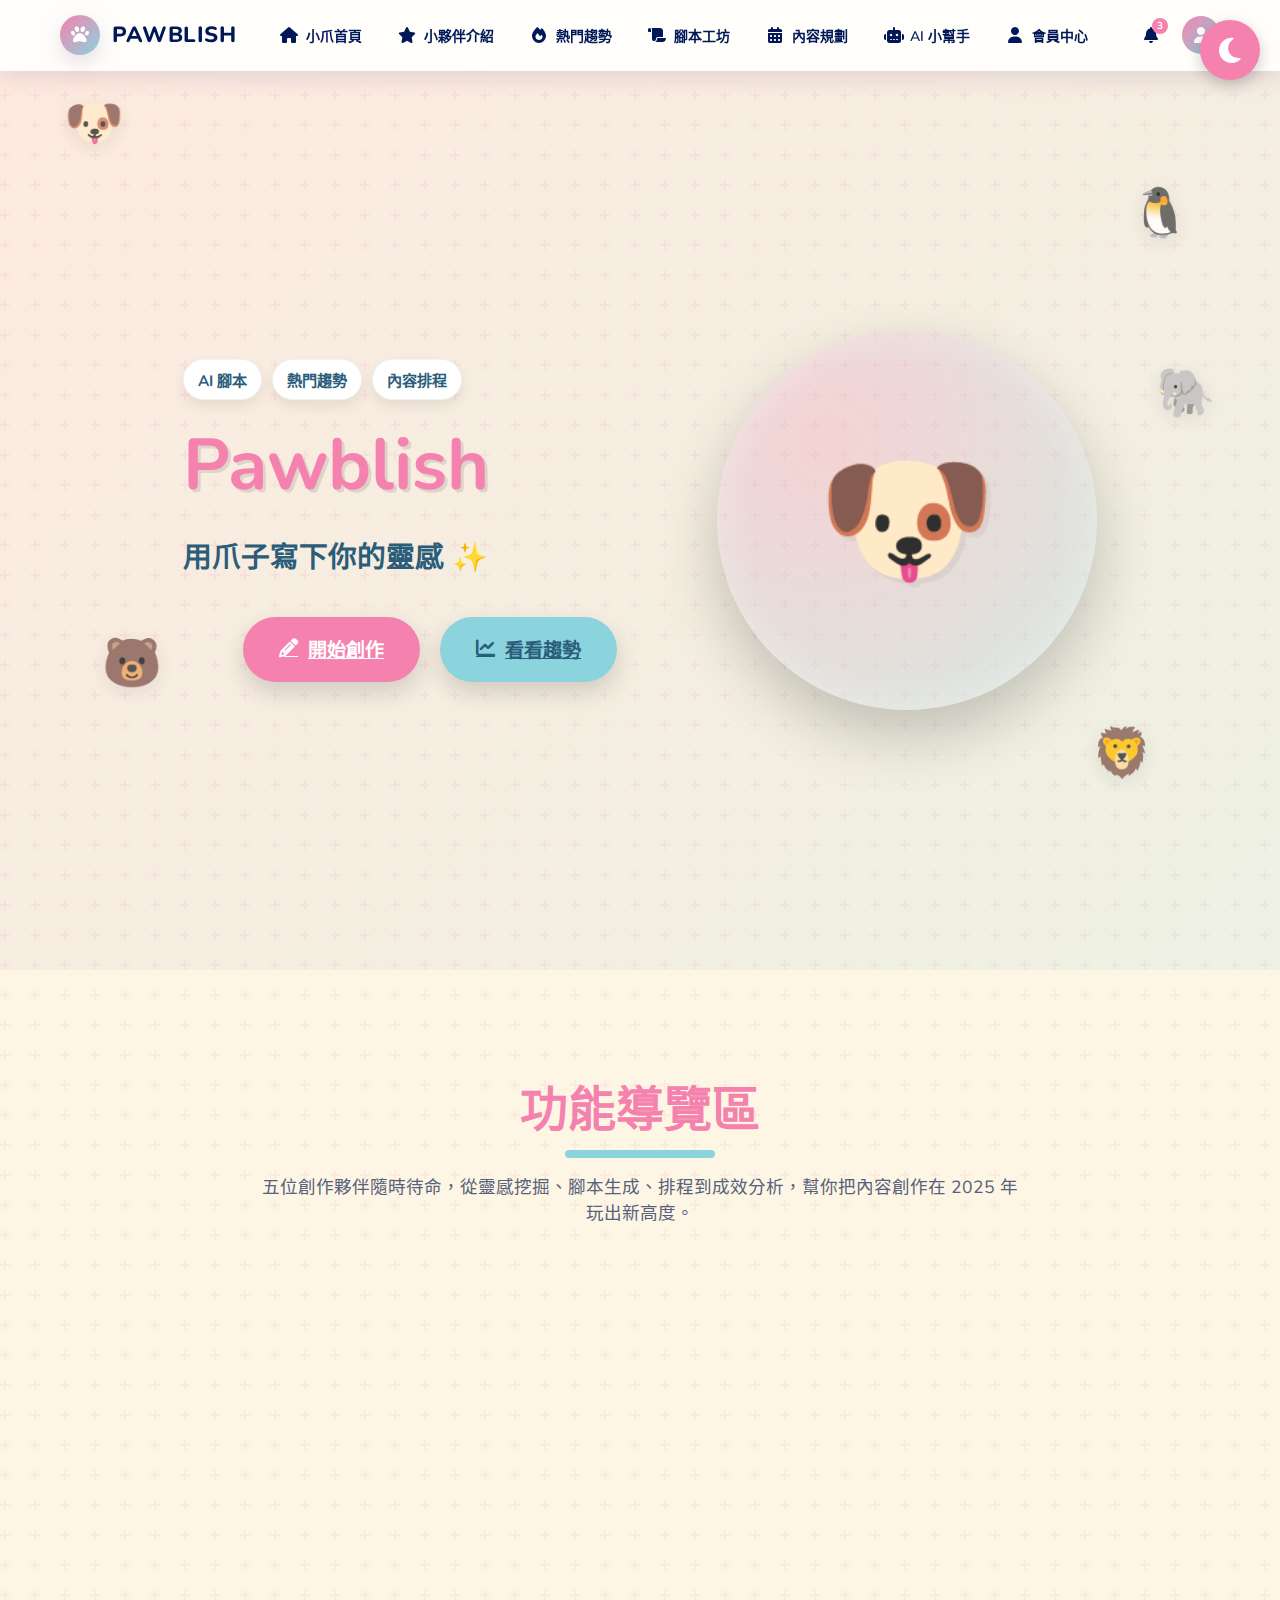
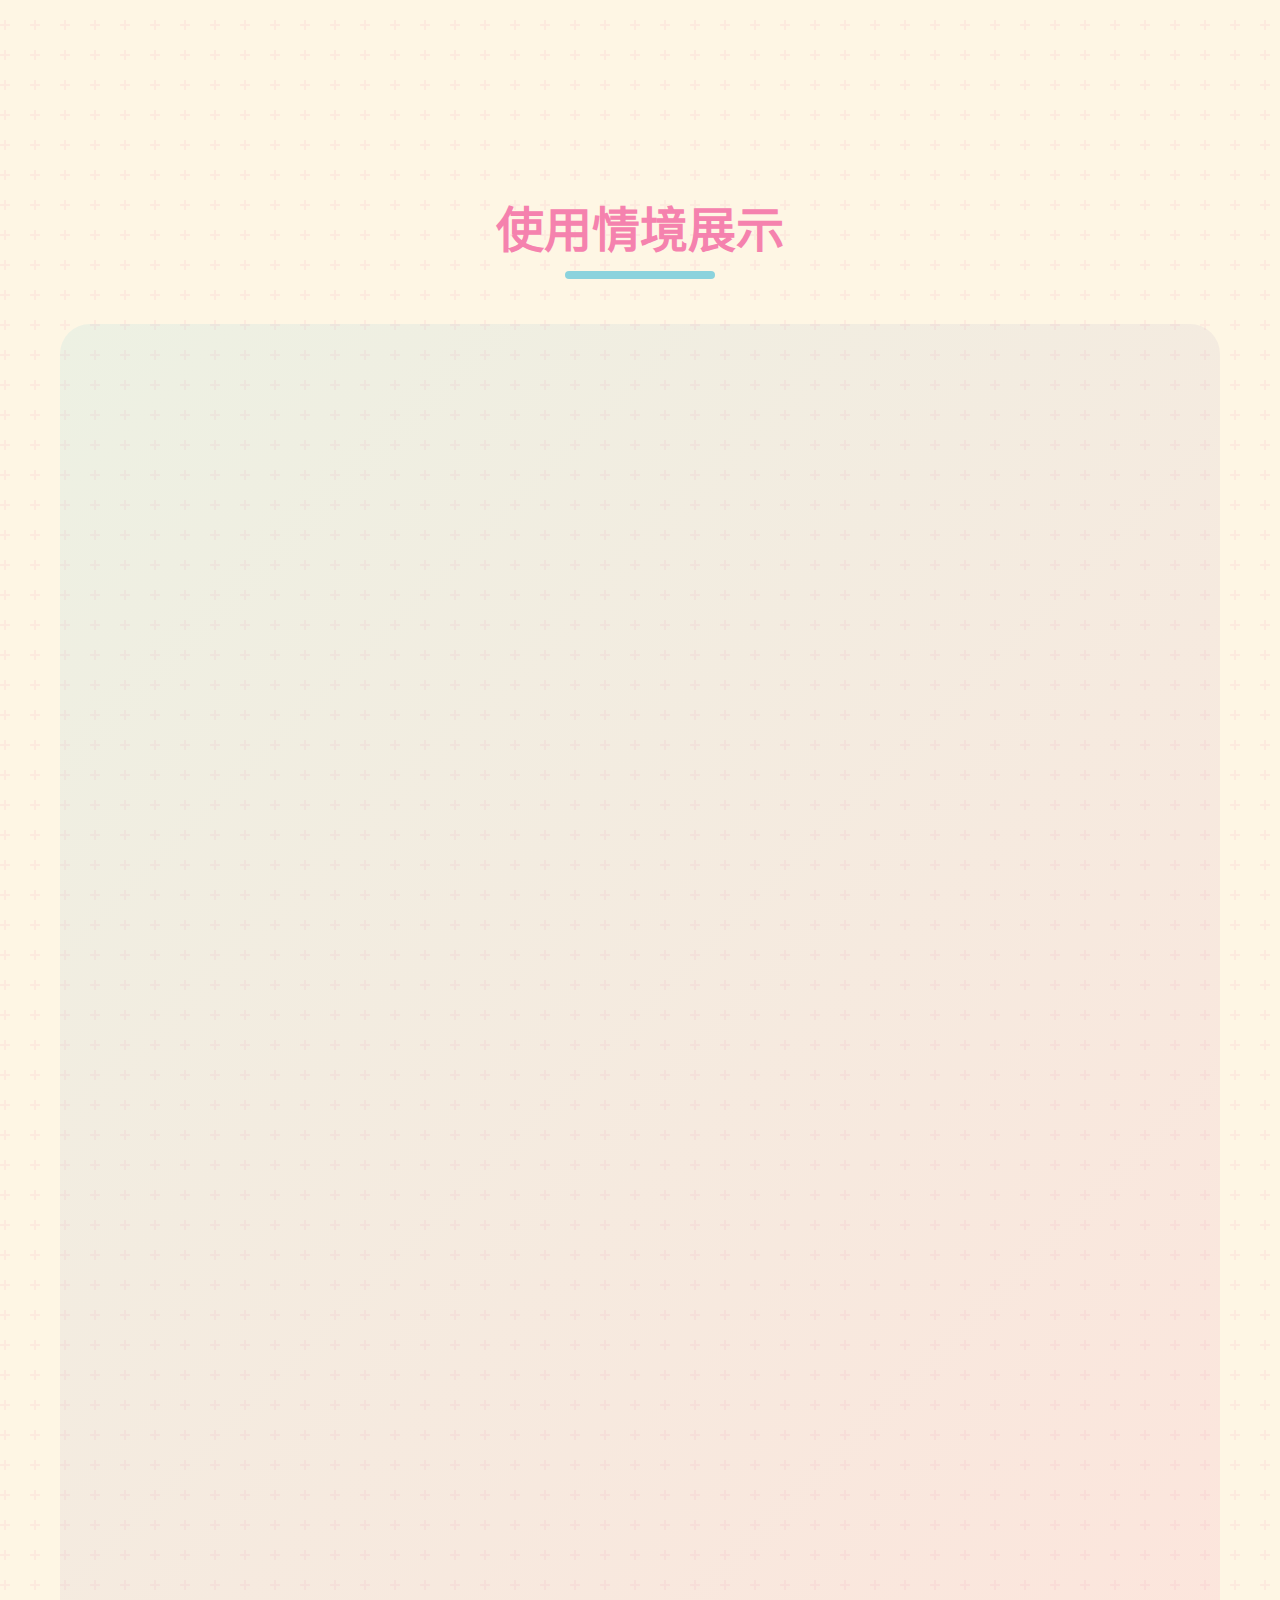
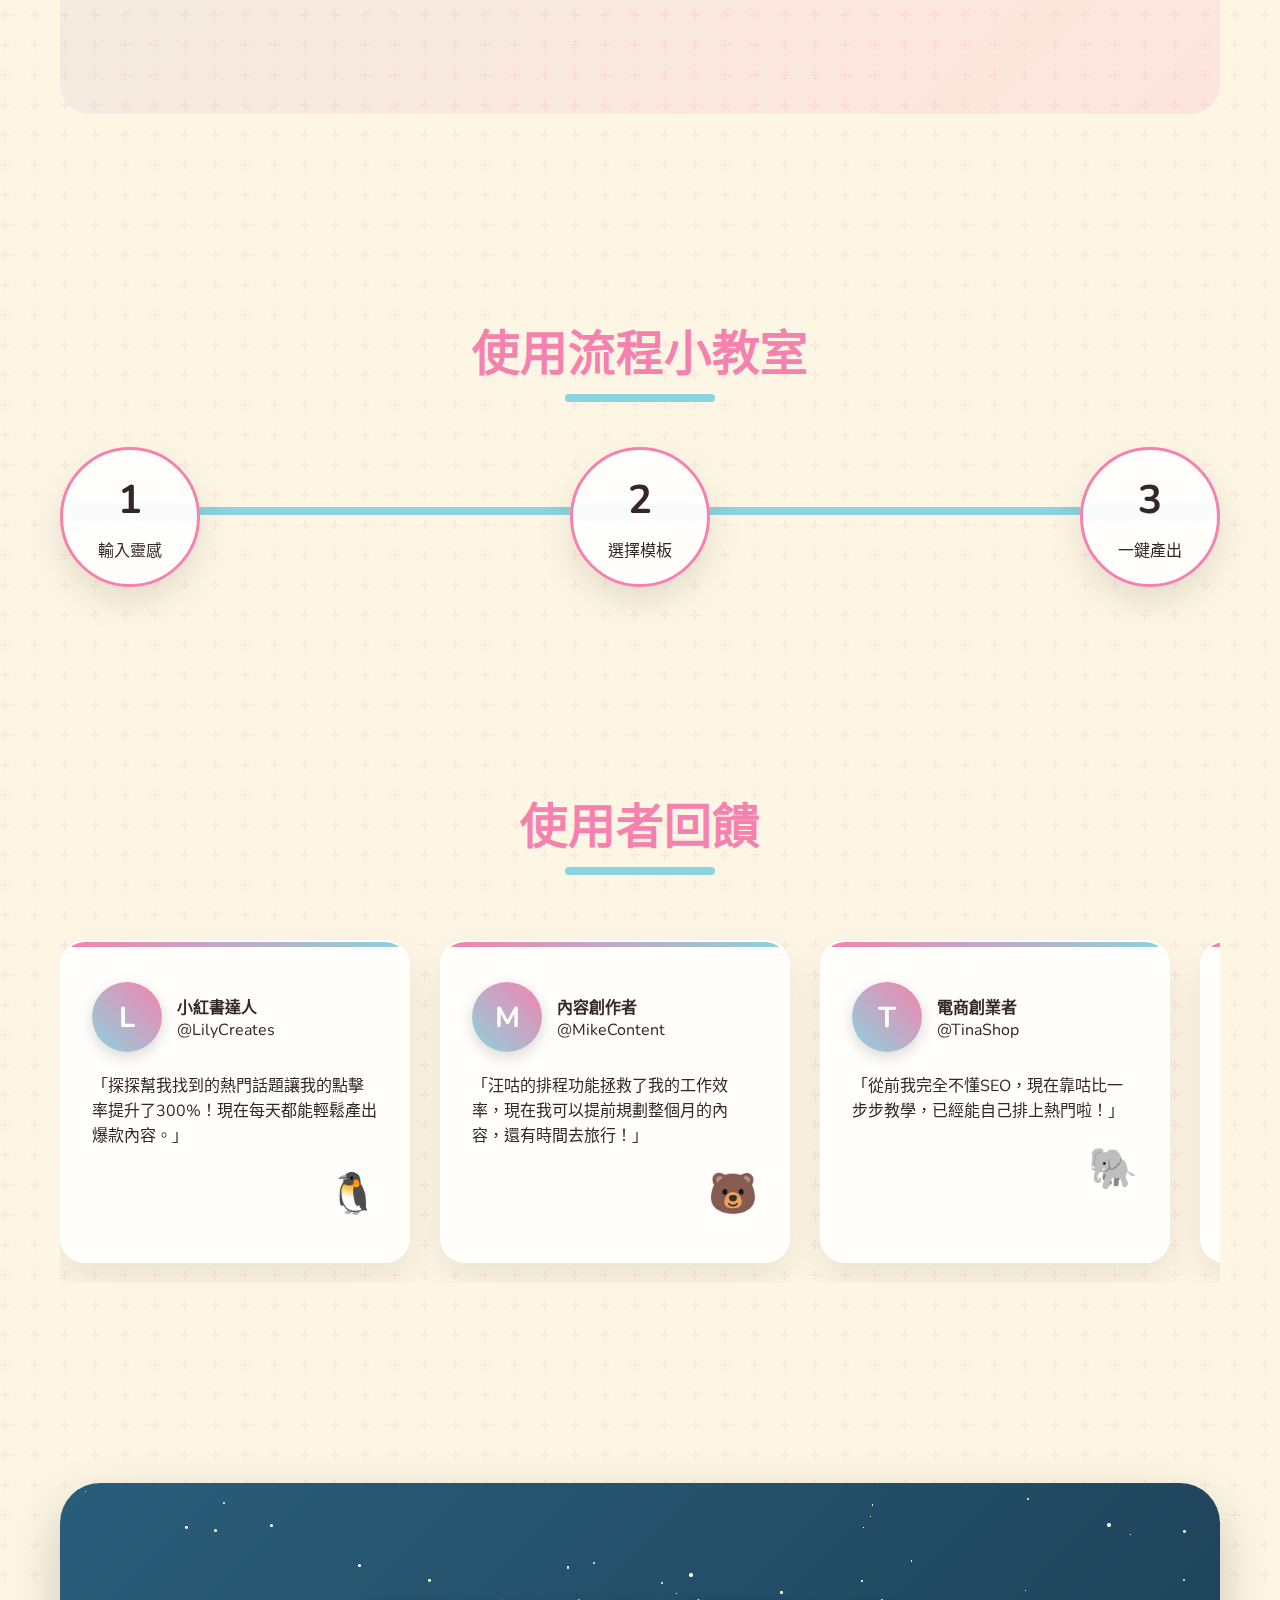
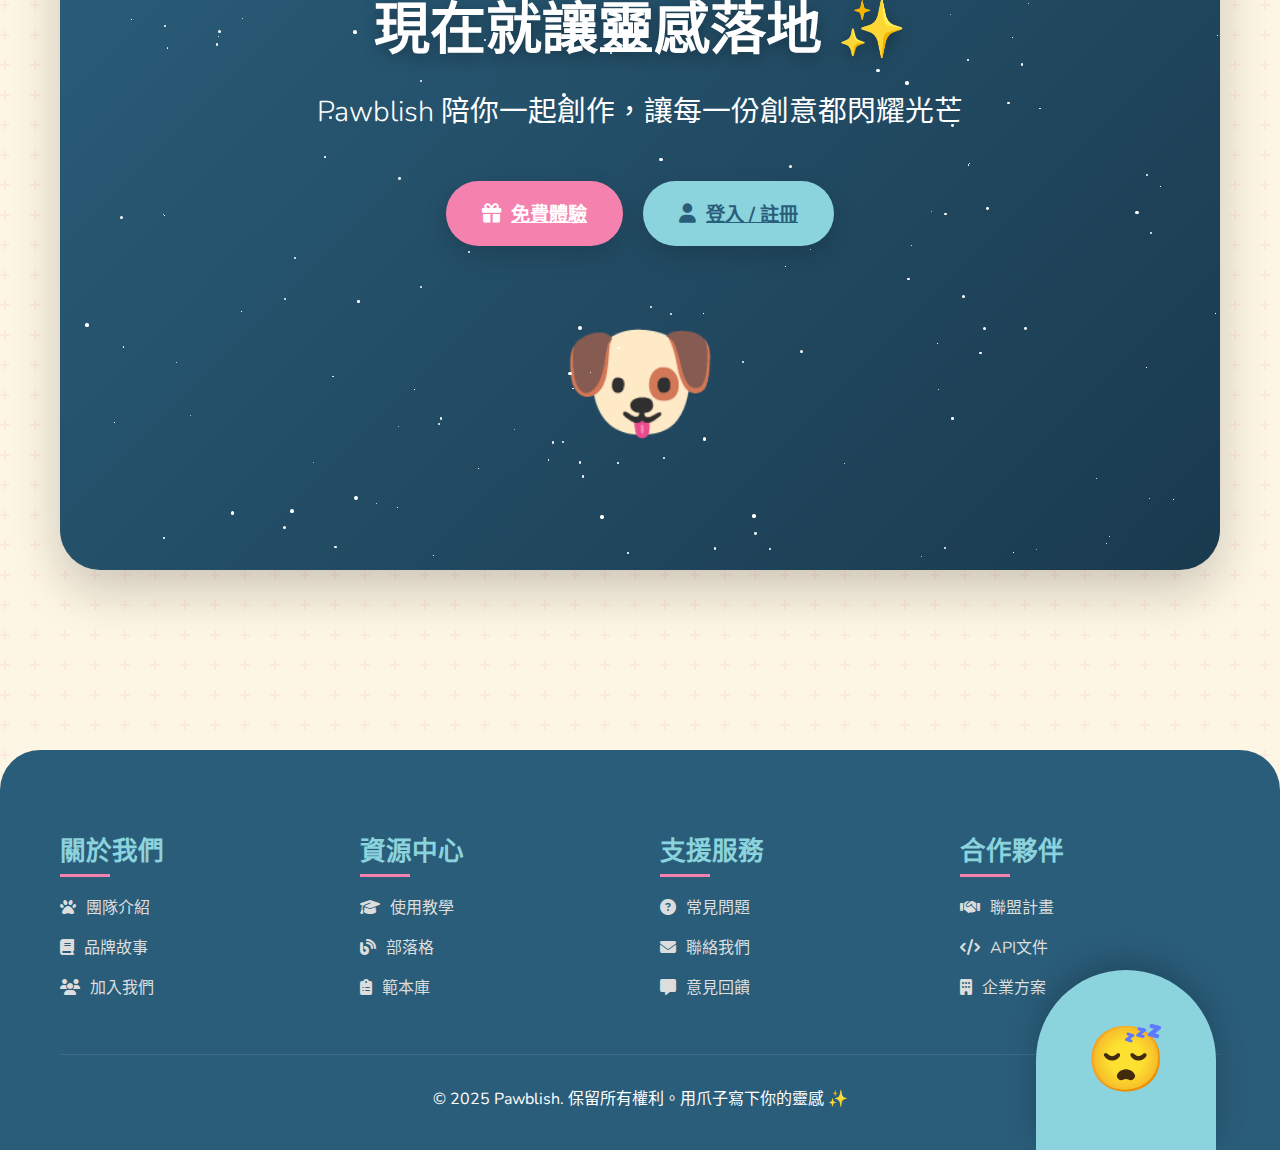
<file: index.html>
<!DOCTYPE html>
<html lang="zh-TW">
<head>
    <meta charset="UTF-8">
    <meta name="viewport" content="width=device-width, initial-scale=1.0">
    <title>Pawblish｜用爪子寫下你的靈感 ✨</title>
    <link rel="stylesheet" href="https://cdnjs.cloudflare.com/ajax/libs/font-awesome/6.4.0/css/all.min.css">
    <link href="https://fonts.googleapis.com/css2?family=Nunito:wght@400;600;700;800&display=swap" rel="stylesheet">
    <style>
        :root {
            --pink: #f582ae;
            --cream: #fef6e4;
            --blue: #8bd3dd;
            --dark-blue: #2a5d7a;
            --text: #33272a;
            --transition: all 0.5s cubic-bezier(0.175, 0.885, 0.32, 1.275);
            --glass-bg: rgba(255, 255, 255, 0.85);
            --glass-stroke: rgba(255, 255, 255, 0.55);
            --glow: 0 10px 30px rgba(245,130,174,0.25), 0 6px 18px rgba(139,211,221,0.2);
        }
        
        * {
            margin: 0;
            padding: 0;
            box-sizing: border-box;
            font-family: 'Nunito', 'Segoe UI', Tahoma, Geneva, Verdana, sans-serif;
        }
        
        body {
            background-color: var(--cream);
            color: var(--text);
            overflow-x: hidden;
            background-image: url("data:image/svg+xml,%3Csvg width='60' height='60' viewBox='0 0 60 60' xmlns='http://www.w3.org/2000/svg'%3E%3Cg fill='none' fill-rule='evenodd'%3E%3Cg fill='%23f582ae' fill-opacity='0.1'%3E%3Cpath d='M36 34v-4h-2v4h-4v2h4v4h2v-4h4v-2h-4zm0-30V0h-2v4h-4v2h4v4h2V6h4V4h-4zM6 34v-4H4v4H0v2h4v4h2v-4h4v-2H6zM6 4V0H4v4H0v2h4v4h2V6h4V4H6z'/%3E%3C/g%3E%3C/g%3E%3C/svg%3E");
            /* 避免固定導覽列遮擋錨點/標題 */
            scroll-padding-top: var(--navbar-height, 80px);
        }
        /* 預留導覽列高度，避免進場時被擋住 */
        #navbar-container { height: var(--navbar-height, 70px); display: block; }

        /* Night mode theme (gradient + glass tuning) */
        body.night-mode {
            --text: #e8ecf1;
            background-image: none;
            background: radial-gradient(1200px 600px at 10% -10%, rgba(139,211,221,0.12), transparent),
                        radial-gradient(900px 500px at 100% 10%, rgba(245,130,174,0.12), transparent),
                        linear-gradient(180deg, #0f1a24, #0b1422 60%, #0a1220);
        }
        
        .container {
            max-width: 1200px;
            margin: 0 auto;
            padding: 0 20px;
        }
        
        /* Floating Animation */
        @keyframes float {
            0%, 100% {
                transform: translateY(0) translateX(0) rotate(0deg);
            }
            25% {
                transform: translateY(-20px) translateX(10px) rotate(5deg);
            }
            50% {
                transform: translateY(-40px) translateX(-10px) rotate(-5deg);
            }
            75% {
                transform: translateY(-20px) translateX(15px) rotate(8deg);
            }
        }
        
        /* Twinkle Animation */
        @keyframes twinkle {
            0%, 100% {
                opacity: 0.2;
            }
            50% {
                opacity: 1;
            }
        }
        
        /* Bounce Animation */
        @keyframes bounce {
            0%, 100% {
                transform: translateY(0);
            }
            50% {
                transform: translateY(-20px);
            }
        }
        
        /* Pulse Animation */
        @keyframes pulse {
            0%, 100% {
                transform: scale(1);
                opacity: 1;
            }
            50% {
                transform: scale(1.1);
                opacity: 0.8;
            }
        }
        
        /* Rotate Animation */
        @keyframes rotate {
            0% {
                transform: rotate(0deg);
            }
            100% {
                transform: rotate(360deg);
            }
        }
        
        /* Hero Section */
        .hero {
            min-height: 100vh;
            display: flex;
            align-items: center;
            position: relative;
            overflow: hidden;
            padding: 20px 0;
            background: linear-gradient(135deg, rgba(245,130,174,0.1) 0%, rgba(139,211,221,0.15) 100%);
        }
        
        .hero-grid {
            display: grid;
            grid-template-columns: 1.3fr 0.7fr;
            align-items: center;
            gap: 40px;
        }

        .hero-content {
            position: relative;
            z-index: 2;
            text-align: left;
            padding: 40px 0;
            width: 100%;
        }
        
        .hero h1 {
            font-size: 4.5rem;
            margin-bottom: 20px;
            color: var(--pink);
            text-shadow: 3px 3px 0 rgba(0,0,0,0.1);
            animation: bounce 3s ease infinite;
        }
        
        .hero p {
            font-size: 1.8rem;
            margin-bottom: 40px;
            color: var(--dark-blue);
            font-weight: 600;
        }
        
        .cta-buttons {
            display: flex;
            justify-content: center;
            gap: 20px;
            margin-top: 40px;
        }
        
        .btn {
            padding: 18px 36px;
            border-radius: 999px;
            font-size: 1.2rem;
            font-weight: bold;
            cursor: pointer;
            transition: var(--transition);
            border: none;
            display: flex;
            align-items: center;
            gap: 10px;
            box-shadow: 0 10px 25px rgba(0,0,0,0.15);
            position: relative;
            overflow: hidden;
            z-index: 1;
        }
        
        .btn:after {
            content: '';
            position: absolute;
            top: 0;
            left: 0;
            width: 100%;
            height: 100%;
            background: rgba(255,255,255,0.2);
            z-index: -1;
            transform: scale(0, 1);
            transform-origin: right;
            transition: transform 0.5s ease;
            border-radius: 50px;
        }
        
        .btn:hover:after {
            transform: scale(1, 1);
            transform-origin: left;
        }
        
        .btn-primary {
            background-color: var(--pink);
            color: white;
        }
        
        .btn-secondary {
            background-color: var(--blue);
            color: var(--dark-blue);
        }
        
        .btn:hover {
            transform: translateY(-8px);
            box-shadow: var(--glow);
        }
        
        .hero-visual {
            justify-self: center;
            width: 380px;
            height: 380px;
            border-radius: 50%;
            background: radial-gradient(circle at 30% 30%, rgba(245,130,174,0.25), rgba(139,211,221,0.25));
            display: flex;
            align-items: center;
            justify-content: center;
            position: relative;
            box-shadow: 0 25px 60px rgba(0,0,0,0.2), inset 0 0 40px rgba(255,255,255,0.35);
        }

        .hero-mascot {
            font-size: 9rem;
            animation: float 8s infinite ease-in-out;
            text-shadow: 5px 5px 0 rgba(0,0,0,0.05);
        }

        .hero-badges {
            display: flex;
            gap: 10px;
            flex-wrap: wrap;
            margin-bottom: 16px;
        }

        .tag {
            background: #fff;
            border: 1px solid rgba(0,0,0,0.05);
            color: var(--dark-blue);
            padding: 8px 14px;
            border-radius: 999px;
            font-weight: 700;
            font-size: 0.95rem;
            box-shadow: 0 6px 14px rgba(0,0,0,0.08);
        }
        
        .bubble {
            position: absolute;
            border-radius: 50%;
            background: rgba(255, 255, 255, 0.7);
            animation: float 8s infinite ease-in-out;
            box-shadow: 0 0 20px rgba(255,255,255,0.5);
            display: flex;
            align-items: center;
            justify-content: center;
            color: var(--pink);
            font-size: 1.5rem;
            font-weight: bold;
        }
        
        /* Features Section */
        .section {
            padding: 100px 0;
        }
        
        .section-title {
            text-align: center;
            font-size: 3rem;
            margin-bottom: 60px;
            color: var(--pink);
            position: relative;
        }
        
        .section-title::after {
            content: '';
            position: absolute;
            bottom: -15px;
            left: 50%;
            transform: translateX(-50%);
            width: 150px;
            height: 8px;
            background: var(--blue);
            border-radius: 5px;
            animation: pulse 2s infinite ease-in-out;
        }
        
        .features {
            display: grid;
            grid-template-columns: repeat(auto-fit, minmax(260px, 1fr));
            gap: 30px;
            margin-top: 40px;
        }
        
        .feature-card {
            background: var(--glass-bg);
            border-radius: 25px;
            padding: 32px 24px;
            text-align: center;
            box-shadow: 0 15px 35px rgba(0,0,0,0.08);
            transition: var(--transition);
            position: relative;
            overflow: hidden;
            backdrop-filter: blur(6px);
            border: 2px solid var(--glass-stroke);
            opacity: 0;
            transform: translateY(30px);
        }
        
        .feature-card:before {
            content: '';
            position: absolute;
            top: 0;
            left: 0;
            width: 100%;
            height: 100%;
            background: linear-gradient(45deg, var(--pink), var(--blue));
            opacity: 0;
            transition: opacity 0.5s ease;
            z-index: -1;
        }
        
        .feature-card:hover {
            transform: translateY(-12px);
            box-shadow: 0 25px 55px rgba(0,0,0,0.15);
        }
        
        .feature-card:hover:before {
            opacity: 0.1;
        }

        .feature-card.visible {
            opacity: 1;
            transform: translateY(0);
        }
        
        .feature-icon-wrap {
            width: 90px;
            height: 90px;
            margin: 0 auto 18px;
            border-radius: 50%;
            display: grid;
            place-items: center;
            background: radial-gradient(circle at 30% 30%, rgba(245,130,174,0.25), rgba(139,211,221,0.25));
            box-shadow: inset 0 0 20px rgba(255,255,255,0.5);
        }

        .feature-icon {
            font-size: 3rem;
            margin: 0;
            transition: var(--transition);
            display: inline-block;
            animation: float 6s infinite ease-in-out;
        }
        
        .feature-card:hover .feature-icon {
            transform: scale(1.15);
            animation: bounce 1s infinite;
        }
        
        .feature-title {
            font-size: 1.8rem;
            margin-bottom: 15px;
            color: var(--dark-blue);
            font-weight: 700;
        }
        
        .feature-desc {
            font-size: 1rem;
            color: #445;
            line-height: 1.6;
        }

        .feature-link {
            display: inline-flex;
            align-items: center;
            gap: 8px;
            margin-top: 16px;
            font-weight: 700;
            color: var(--pink);
            text-decoration: none;
            transition: transform 0.3s ease, color 0.3s ease;
        }

        .feature-link:hover { transform: translateX(4px); color: #e16797; }

        .section-subtitle {
            text-align: center;
            color: #58617b;
            max-width: 760px;
            margin: -30px auto 40px;
            font-size: 1.1rem;
        }
        
        /* Scenarios Section */
        .scenarios {
            background: linear-gradient(135deg, rgba(139,211,221,0.15) 0%, rgba(245,130,174,0.15) 100%);
            border-radius: 30px;
            padding: 50px;
            margin-top: 40px;
            position: relative;
            overflow: hidden;
        }
        
        .scenario {
            display: flex;
            align-items: center;
            margin-bottom: 80px;
            gap: 40px;
            opacity: 0;
            transform: translateY(50px);
            transition: all 1s ease;
        }
        
        .scenario.visible {
            opacity: 1;
            transform: translateY(0);
        }
        
        .scenario:nth-child(even) {
            flex-direction: row-reverse;
        }
        
        .scenario-image {
            flex: 1;
            min-height: 350px;
            border-radius: 20px;
            background: linear-gradient(45deg, var(--blue), var(--pink));
            display: flex;
            align-items: center;
            justify-content: center;
            box-shadow: 0 20px 40px rgba(0,0,0,0.15);
            color: white;
            font-size: 2.5rem;
            font-weight: bold;
            position: relative;
            overflow: hidden;
            animation: pulse 4s infinite ease-in-out;
        }
        
        .scenario-image:before {
            content: '';
            position: absolute;
            top: 0;
            left: 0;
            width: 100%;
            height: 100%;
            background: url('data:image/svg+xml,<svg xmlns="http://www.w3.org/2000/svg" viewBox="0 0 200 200"><circle cx="100" cy="100" r="50" fill="none" stroke="white" stroke-width="2" stroke-dasharray="5,5"/></svg>');
            opacity: 0.2;
        }
        
        .scenario-content {
            flex: 1;
        }
        
        .scenario-title {
            font-size: 2.5rem;
            margin-bottom: 25px;
            color: var(--dark-blue);
            position: relative;
            display: inline-block;
        }
        
        .scenario-title:after {
            content: '';
            position: absolute;
            bottom: -10px;
            left: 0;
            width: 80px;
            height: 5px;
            background: var(--pink);
            border-radius: 5px;
        }
        
        /* Process Section */
        .process-steps {
            display: flex;
            justify-content: space-between;
            margin-top: 50px;
            position: relative;
        }
        
        .process-steps::before {
            content: '';
            position: absolute;
            top: 60px;
            left: 0;
            right: 0;
            height: 8px;
            background: var(--blue);
            z-index: 0;
            border-radius: 10px;
            animation: pulse 3s infinite;
        }
        
        .step {
            background: var(--glass-bg);
            border-radius: 50%;
            width: 140px;
            height: 140px;
            display: flex;
            flex-direction: column;
            align-items: center;
            justify-content: center;
            text-align: center;
            padding: 20px;
            position: relative;
            z-index: 1;
            box-shadow: 0 15px 35px rgba(0,0,0,0.1);
            transition: var(--transition);
            border: 3px solid var(--pink);
            backdrop-filter: blur(6px);
        }
        
        .step:hover {
            transform: scale(1.15);
            background: var(--pink);
            color: white;
            box-shadow: 0 20px 40px rgba(245,130,174,0.3);
        }
        
        .step-number {
            font-size: 2.5rem;
            font-weight: bold;
            margin-bottom: 10px;
        }
        
        /* Testimonials */
        .testimonials {
            display: flex;
            gap: 30px;
            overflow-x: auto;
            padding: 20px 0;
            scrollbar-width: thin;
            scrollbar-color: var(--pink) var(--cream);
        }
        
        .testimonial {
            min-width: 350px;
            background: var(--glass-bg);
            border-radius: 25px;
            padding: 40px 30px;
            box-shadow: 0 15px 35px rgba(0,0,0,0.08);
            position: relative;
            overflow: hidden;
            backdrop-filter: blur(6px);
            border: 2px solid var(--glass-stroke);
        }
        
        .testimonial:before {
            content: '';
            position: absolute;
            top: 0;
            left: 0;
            width: 100%;
            height: 5px;
            background: linear-gradient(90deg, var(--pink), var(--blue));
        }
        
        .testimonial-header {
            display: flex;
            align-items: center;
            margin-bottom: 20px;
        }
        
        .avatar {
            width: 70px;
            height: 70px;
            border-radius: 50%;
            background: linear-gradient(45deg, var(--blue), var(--pink));
            margin-right: 15px;
            display: flex;
            align-items: center;
            justify-content: center;
            color: white;
            font-weight: bold;
            font-size: 1.8rem;
            box-shadow: 0 5px 15px rgba(0,0,0,0.15);
            animation: float 5s infinite ease-in-out;
        }
        
        /* CTA Section */
        .cta-section {
            background: linear-gradient(135deg, var(--dark-blue) 0%, #1a3a4e 100%);
            color: white;
            border-radius: 40px;
            padding: 100px 40px;
            text-align: center;
            position: relative;
            overflow: hidden;
            box-shadow: 0 20px 50px rgba(0,0,0,0.2);
        }
        
        .cta-section h2 {
            font-size: 3.5rem;
            margin-bottom: 20px;
            text-shadow: 0 5px 15px rgba(0,0,0,0.3);
            animation: pulse 2s infinite;
        }
        
        .cta-section p {
            font-size: 1.8rem;
            max-width: 700px;
            margin: 0 auto 50px;
            font-weight: 300;
        }
        
        .night-sky {
            position: absolute;
            top: 0;
            left: 0;
            width: 100%;
            height: 100%;
            z-index: 0;
        }
        
        .star {
            position: absolute;
            background: white;
            border-radius: 50%;
            animation: twinkle 3s infinite ease-in-out;
        }
        
        /* Footer */
        footer {
            background: var(--dark-blue);
            color: white;
            padding: 80px 0 40px;
            border-radius: 40px 40px 0 0;
            position: relative;
            margin-top: 80px;
        }
        
        .footer-content {
            display: grid;
            grid-template-columns: repeat(auto-fit, minmax(220px, 1fr));
            gap: 40px;
            margin-bottom: 40px;
        }
        
        .footer-column h3 {
            font-size: 1.6rem;
            margin-bottom: 25px;
            color: var(--blue);
            position: relative;
            display: inline-block;
        }
        
        .footer-column h3:after {
            content: '';
            position: absolute;
            bottom: -8px;
            left: 0;
            width: 50px;
            height: 3px;
            background: var(--pink);
        }
        
        .footer-links {
            list-style: none;
        }
        
        .footer-links li {
            margin-bottom: 15px;
            transition: transform 0.3s ease;
        }
        
        .footer-links li:hover {
            transform: translateX(10px);
        }
        
        .footer-links a {
            color: #ddd;
            text-decoration: none;
            transition: all 0.3s ease;
            display: flex;
            align-items: center;
            gap: 10px;
        }
        
        .footer-links a:hover {
            color: var(--pink);
        }
        
        .footer-links a i {
            transition: transform 0.3s ease;
        }
        
        .footer-links a:hover i {
            transform: rotate(15deg);
        }
        
        .footer-bottom {
            text-align: center;
            padding-top: 30px;
            border-top: 1px solid rgba(255,255,255,0.1);
        }
        
        .sleeping-character {
            position: absolute;
            bottom: 0;
            right: 5%;
            width: 180px;
            height: 180px;
            background: var(--blue);
            border-radius: 50% 50% 0 0;
            display: flex;
            align-items: center;
            justify-content: center;
            color: white;
            font-size: 4rem;
            animation: float 8s infinite ease-in-out;
            box-shadow: 0 -10px 30px rgba(0,0,0,0.2);
        }
        
        /* Floating Characters */
        .floating-character {
            position: absolute;
            z-index: 100;
            font-size: 3rem;
            animation: float 10s infinite ease-in-out;
            opacity: 0.8;
            filter: drop-shadow(0 5px 10px rgba(0,0,0,0.1));
        }
        
        /* Five in a row on desktop */
        @media (min-width: 1100px) {
            .features { grid-template-columns: repeat(5, minmax(0, 1fr)); }
        }

        /* Responsive */
        @media (max-width: 992px) {
            .hero h1 {
                font-size: 3.5rem;
            }
            .hero-grid {
                grid-template-columns: 1fr;
                gap: 30px;
            }
            .hero-content {
                text-align: center;
            }
            .hero-visual {
                width: 280px;
                height: 280px;
            }
            
            .scenario, .scenario:nth-child(even) {
                flex-direction: column;
            }
            
            .scenario-image {
                min-height: 250px;
            }
        }
        
        @media (max-width: 768px) {
            .hero h1 {
                font-size: 2.8rem;
            }
            
            .hero p {
                font-size: 1.5rem;
            }
            
            .cta-buttons {
                flex-direction: column;
                align-items: center;
            }
            
            .process-steps {
                flex-direction: column;
                align-items: center;
                gap: 60px;
            }
            
            .process-steps::before {
                width: 8px;
                height: 100%;
                left: 50%;
                top: 0;
            }
            
            .section-title {
                font-size: 2.5rem;
            }
        }

        /* Night mode glass tuning */
        body.night-mode .feature-card,
        body.night-mode .testimonial,
        body.night-mode .step {
            background: rgba(255,255,255,0.06);
            border-color: rgba(255,255,255,0.12);
            box-shadow: 0 10px 30px rgba(0,0,0,0.4);
        }
        body.night-mode .section-title { color: #9fd9e0; }
        body.night-mode .feature-title { color: #cfe8fb; }
        body.night-mode .feature-desc { color: #c3cede; }
        body.night-mode footer { background: #0b1c2a; }
        
        /* Scrollbar styling */
        ::-webkit-scrollbar {
            width: 10px;
            height: 8px;
        }
        
        ::-webkit-scrollbar-track {
            background: rgba(245,130,174,0.1);
            border-radius: 10px;
        }
        
        ::-webkit-scrollbar-thumb {
            background: linear-gradient(var(--pink), var(--blue));
            border-radius: 10px;
        }
        
        /* Theme Toggle */
        .theme-toggle {
            position: fixed;
            top: 20px;
            right: 20px;
            width: 60px;
            height: 60px;
            background: var(--pink);
            border-radius: 50%;
            display: flex;
            align-items: center;
            justify-content: center;
            cursor: pointer;
            z-index: 1000;
            box-shadow: 0 5px 15px rgba(0,0,0,0.2);
            transition: var(--transition);
        }
        
        .theme-toggle:hover {
            transform: rotate(30deg) scale(1.1);
        }
        
        .theme-toggle i {
            font-size: 1.8rem;
            color: white;
        }
    </style>
</head>
<body>
  <div id="navbar-container"></div>
  <script>
    fetch('navbar.html')
      .then(response => response.text())
      .then(data => document.getElementById('navbar-container').innerHTML = data);
  </script>
    <!-- Theme Toggle -->
    <div class="theme-toggle">
        <i class="fas fa-moon"></i>
    </div>
    
    <!-- Floating Characters -->
    <div class="floating-character" style="top: 10%; left: 5%;">🐶</div>
    <div class="floating-character" style="top: 20%; right: 7%; animation-delay: 1s;">🐧</div>
    <div class="floating-character" style="top: 70%; left: 8%; animation-delay: 2s;">🐻</div>
    <div class="floating-character" style="top: 40%; right: 5%; animation-delay: 3s;">🐘</div>
    <div class="floating-character" style="top: 80%; right: 10%; animation-delay: 4s;">🦁</div>
    
    <!-- Hero Section -->
    <section class="hero">
        <div class="container">
            <div class="hero-grid">
                <div class="hero-content">
                    <div class="hero-badges">
                        <span class="tag">AI 腳本</span>
                        <span class="tag">熱門趨勢</span>
                        <span class="tag">內容排程</span>
                    </div>
                    <h1>Pawblish</h1>
                    <p>用爪子寫下你的靈感 ✨</p>
                    <div class="cta-buttons">
                        <a href="script.html" class="btn btn-primary">
                            <i class="fas fa-pencil-alt"></i> 開始創作
                        </a>
                        <a href="trend.html" class="btn btn-secondary">
                            <i class="fas fa-chart-line"></i> 看看趨勢
                        </a>
                    </div>
                </div>
                <div class="hero-visual">
                    <div class="hero-mascot">🐶</div>
                </div>
            </div>
        </div>
    </section>
    
    <!-- Features Section -->
    <section class="section">
        <div class="container">
            <h2 class="section-title">功能導覽區</h2>
            <p class="section-subtitle">五位創作夥伴隨時待命，從靈感挖掘、腳本生成、排程到成效分析，幫你把內容創作在 2025 年玩出新高度。</p>
            <div class="features">
                <div class="feature-card">
                    <div class="feature-icon-wrap"><div class="feature-icon">🐧</div></div>
                    <h3 class="feature-title">探探</h3>
                    <p class="feature-desc">幫你挖掘網路熱潮，發現最新趨勢</p>
                    <a class="feature-link" href="trend.html">了解更多 <i class="fas fa-arrow-right"></i></a>
                </div>
                
                <div class="feature-card">
                    <div class="feature-icon-wrap"><div class="feature-icon">🐶</div></div>
                    <h3 class="feature-title">咚咚</h3>
                    <p class="feature-desc">生成短影音腳本與創意貼文內容</p>
                    <a class="feature-link" href="script.html">開始創作 <i class="fas fa-arrow-right"></i></a>
                </div>
                
                <div class="feature-card">
                    <div class="feature-icon-wrap"><div class="feature-icon">🐻</div></div>
                    <h3 class="feature-title">汪咕</h3>
                    <p class="feature-desc">安排內容日曆並提供使用教學</p>
                    <a class="feature-link" href="planner.html">規劃日程 <i class="fas fa-arrow-right"></i></a>
                </div>
                
                <div class="feature-card">
                    <div class="feature-icon-wrap"><div class="feature-icon">🐘</div></div>
                    <h3 class="feature-title">咕比</h3>
                    <p class="feature-desc">溫柔聆聽你的提問，解決創作疑惑</p>
                    <a class="feature-link" href="assistant.html">問問咕比 <i class="fas fa-arrow-right"></i></a>
                </div>
                
                <div class="feature-card">
                    <div class="feature-icon-wrap"><div class="feature-icon">🦁</div></div>
                    <h3 class="feature-title">鈴鈴</h3>
                    <p class="feature-desc">提供報表、分析與效能優化建議</p>
                    <a class="feature-link" href="pawmetrics.html">查看報表 <i class="fas fa-arrow-right"></i></a>
                </div>
            </div>
        </div>
    </section>
    
    <!-- Scenarios Section -->
    <section class="section">
        <div class="container">
            <h2 class="section-title">使用情境展示</h2>
            
            <div class="scenarios">
                <div class="scenario">
                    <div class="scenario-image">
                        小紅書創作者
                    </div>
                    <div class="scenario-content">
                        <h3 class="scenario-title">小紅書創作者</h3>
                        <p>快速生成符合熱門話題的腳本，搭配精準的熱詞分析，讓你的內容更容易被發現。我們的AI系統會根據當前趨勢為你推薦最佳發布時間和標籤組合。</p>
                        <a href="trend.html" class="btn btn-primary" style="margin-top: 30px;">
                          了解更多 <i class="fas fa-arrow-right"></i>
                      </a>
                    </div>
                </div>
                
                <div class="scenario">
                    <div class="scenario-image">
                        小型工作室
                    </div>
                    <div class="scenario-content">
                        <h3 class="scenario-title">小型工作室</h3>
                        <p>輕鬆管理多個平台的內容排程，一鍵發佈到Instagram、小紅書、抖音等平台。協作功能讓團隊成員可以共同編輯和審核內容，提高工作效率。</p>
                        <a href="trend.html" class="btn btn-primary" style="margin-top: 30px;">
                          了解更多 <i class="fas fa-arrow-right"></i>
                      </a>
                    </div>
                </div>
                
                <div class="scenario">
                    <div class="scenario-image">
                        個人品牌
                    </div>
                    <div class="scenario-content">
                        <h3 class="scenario-title">個人品牌</h3>
                        <p>深入分析粉絲互動和會員行為，搭配智能客服自動回覆常見問題。我們的系統會根據你的受眾特徵提供個性化內容建議，幫助你建立更強大的個人品牌。</p>
                        <a href="trend.html" class="btn btn-primary" style="margin-top: 30px;">
                          了解更多 <i class="fas fa-arrow-right"></i>
                      </a>
                    </div>
                </div>
            </div>
        </div>
    </section>
    
    <!-- Process Section -->
    <section class="section">
        <div class="container">
            <h2 class="section-title">使用流程小教室</h2>
            
            <div class="process-steps">
                <div class="step">
                    <div class="step-number">1</div>
                    <div>輸入靈感</div>
                </div>
                
                <div class="step">
                    <div class="step-number">2</div>
                    <div>選擇模板</div>
                </div>
                
                <div class="step">
                    <div class="step-number">3</div>
                    <div>一鍵產出</div>
                </div>
            </div>
        </div>
    </section>
    
    <!-- Testimonials Section -->
    <section class="section">
        <div class="container">
            <h2 class="section-title">使用者回饋</h2>
            
            <div class="testimonials">
                <div class="testimonial">
                    <div class="testimonial-header">
                        <div class="avatar">L</div>
                        <div>
                            <h4>小紅書達人</h4>
                            <p>@LilyCreates</p>
                        </div>
                    </div>
                    <p>「探探幫我找到的熱門話題讓我的點擊率提升了300%！現在每天都能輕鬆產出爆款內容。」</p>
                    <div style="text-align: right; margin-top: 20px; font-size: 2.5rem;">🐧</div>
                </div>
                
                <div class="testimonial">
                    <div class="testimonial-header">
                        <div class="avatar">M</div>
                        <div>
                            <h4>內容創作者</h4>
                            <p>@MikeContent</p>
                        </div>
                    </div>
                    <p>「汪咕的排程功能拯救了我的工作效率，現在我可以提前規劃整個月的內容，還有時間去旅行！」</p>
                    <div style="text-align: right; margin-top: 20px; font-size: 2.5rem;">🐻</div>
                </div>
                
                <div class="testimonial">
                    <div class="testimonial-header">
                        <div class="avatar">T</div>
                        <div>
                            <h4>電商創業者</h4>
                            <p>@TinaShop</p>
                        </div>
                    </div>
                    <p>「從前我完全不懂SEO，現在靠咕比一步步教學，已經能自己排上熱門啦！」</p>
                    <div style="text-align: right; margin-top: 20px; font-size: 2.5rem;">🐘</div>
                </div>
                
                <div class="testimonial">
                    <div class="testimonial-header">
                        <div class="avatar">J</div>
                        <div>
                            <h4>自媒體創作者</h4>
                            <p>@JasonVlogger</p>
                        </div>
                    </div>
                    <p>「鈴鈴的分析報表讓我清楚知道哪些內容受歡迎，現在我的粉絲增長速度是以前的兩倍！」</p>
                    <div style="text-align: right; margin-top: 20px; font-size: 2.5rem;">🦁</div>
                </div>
            </div>
        </div>
    </section>
    
    <!-- CTA Section -->
    <section class="section">
        <div class="container">
            <div class="cta-section">
                <div class="night-sky">
                    <!-- Stars will be generated by JS -->
                </div>
                
                <h2>現在就讓靈感落地 ✨</h2>
                <p>Pawblish 陪你一起創作，讓每一份創意都閃耀光芒</p>
                
                <div class="cta-buttons">
                  <a href="signup.html" class="btn btn-primary" style="background: var(--pink);">
                    <i class="fas fa-gift"></i> 免費體驗
                </a>
                <a href="login.html" class="btn btn-secondary" style="background: var(--blue);">
                    <i class="fas fa-user"></i> 登入 / 註冊
                </a>
                
                </div>
                
                <div style="font-size: 8rem; margin-top: 50px; animation: bounce 3s infinite;">🐶</div>
            </div>
        </div>
    </section>
    
    <!-- Footer -->
    <footer>
        <div class="container">
            <div class="footer-content">
                <div class="footer-column">
                    <h3>關於我們</h3>
                    <ul class="footer-links">
                        <li><a href="#"><i class="fas fa-paw"></i> 團隊介紹</a></li>
                        <li><a href="#"><i class="fas fa-book"></i> 品牌故事</a></li>
                        <li><a href="#"><i class="fas fa-users"></i> 加入我們</a></li>
                    </ul>
                </div>
                
                <div class="footer-column">
                    <h3>資源中心</h3>
                    <ul class="footer-links">
                        <li><a href="#"><i class="fas fa-graduation-cap"></i> 使用教學</a></li>
                        <li><a href="#"><i class="fas fa-blog"></i> 部落格</a></li>
                        <li><a href="#"><i class="fas fa-clipboard-list"></i> 範本庫</a></li>
                    </ul>
                </div>
                
                <div class="footer-column">
                    <h3>支援服務</h3>
                    <ul class="footer-links">
                        <li><a href="#"><i class="fas fa-question-circle"></i> 常見問題</a></li>
                        <li><a href="#"><i class="fas fa-envelope"></i> 聯絡我們</a></li>
                        <li><a href="#"><i class="fas fa-comment-alt"></i> 意見回饋</a></li>
                    </ul>
                </div>
                
                <div class="footer-column">
                    <h3>合作夥伴</h3>
                    <ul class="footer-links">
                        <li><a href="#"><i class="fas fa-handshake"></i> 聯盟計畫</a></li>
                        <li><a href="#"><i class="fas fa-code"></i> API文件</a></li>
                        <li><a href="#"><i class="fas fa-building"></i> 企業方案</a></li>
                    </ul>
                </div>
            </div>
            
            <div class="footer-bottom">
                <p>&copy; 2025 Pawblish. 保留所有權利。用爪子寫下你的靈感 ✨</p>
            </div>
            
            <div class="sleeping-character">😴</div>
        </div>
    </footer>
    
    <script>
        // Create stars for night sky
        document.addEventListener('DOMContentLoaded', function() {
            const nightSky = document.querySelector('.night-sky');
            const featureCards = document.querySelectorAll('.feature-card');
            
            for (let i = 0; i < 150; i++) {
                const star = document.createElement('div');
                star.classList.add('star');
                
                // Random position
                const left = Math.random() * 100;
                const top = Math.random() * 100;
                
                // Random size
                const size = Math.random() * 4;
                
                // Random animation delay
                const delay = Math.random() * 5;
                
                star.style.left = `${left}%`;
                star.style.top = `${top}%`;
                star.style.width = `${size}px`;
                star.style.height = `${size}px`;
                star.style.animationDelay = `${delay}s`;
                
                nightSky.appendChild(star);
            }
            
            // Scroll animation for scenarios
            const scenarios = document.querySelectorAll('.scenario');
            
            const observer = new IntersectionObserver((entries) => {
                entries.forEach(entry => {
                    if (entry.isIntersecting) {
                        entry.target.classList.add('visible');
                    }
                });
            }, {
                threshold: 0.1
            });
            
            scenarios.forEach(scenario => {
                observer.observe(scenario);
            });

            // Reveal feature cards with staggered delay
            const cardObserver = new IntersectionObserver((entries) => {
                entries.forEach((entry) => {
                    if (entry.isIntersecting) {
                        const card = entry.target;
                        const index = [...featureCards].indexOf(card);
                        card.style.transitionDelay = `${index * 80}ms`;
                        card.classList.add('visible');
                        cardObserver.unobserve(card);
                    }
                });
            }, { threshold: 0.15 });

            featureCards.forEach((card) => cardObserver.observe(card));

            // Simple parallax on mouse move for feature icons
            document.addEventListener('mousemove', (e) => {
                const { innerWidth: w, innerHeight: h } = window;
                const x = (e.clientX - w / 2) / w;
                const y = (e.clientY - h / 2) / h;
                document.querySelectorAll('.feature-icon-wrap').forEach((wrap) => {
                    wrap.style.transform = `translate3d(${x * 6}px, ${y * 6}px, 0)`;
                });
            });
            
            // Theme toggle functionality
            const themeToggle = document.querySelector('.theme-toggle');
            themeToggle.addEventListener('click', () => {
                document.body.classList.toggle('night-mode');
                
                if (document.body.classList.contains('night-mode')) {
                    themeToggle.innerHTML = '<i class="fas fa-sun"></i>';
                    themeToggle.style.background = 'var(--dark-blue)';
                } else {
                    themeToggle.innerHTML = '<i class="fas fa-moon"></i>';
                    themeToggle.style.background = 'var(--pink)';
                }
            });
            
            // Add hover effects to buttons
            const buttons = document.querySelectorAll('.btn');
            buttons.forEach(button => {
                button.addEventListener('mousedown', (e) => {
                    const ripple = document.createElement('span');
                    ripple.classList.add('ripple');
                    ripple.style.left = `${e.offsetX}px`;
                    ripple.style.top = `${e.offsetY}px`;
                    button.appendChild(ripple);
                    
                    setTimeout(() => {
                        ripple.remove();
                    }, 600);
                });
            });
        });
    </script>
</body>
</html>
</file>
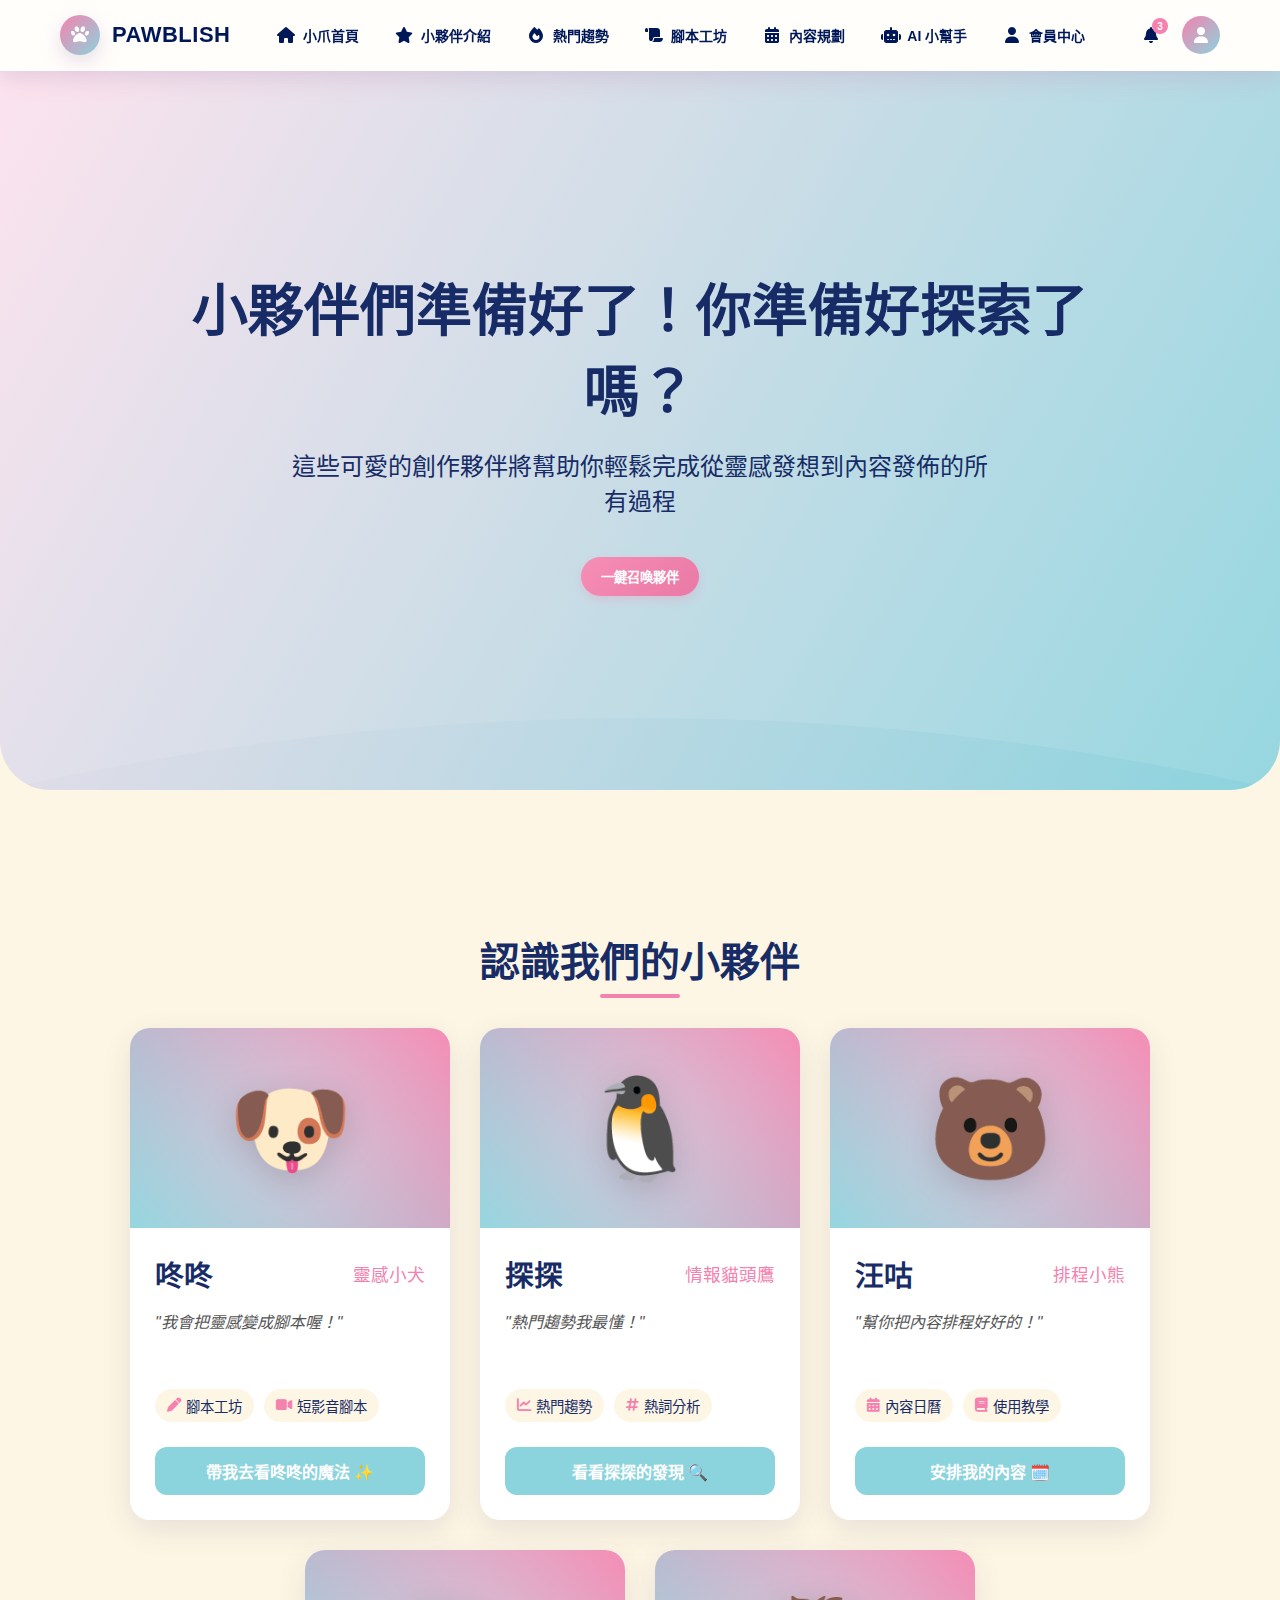
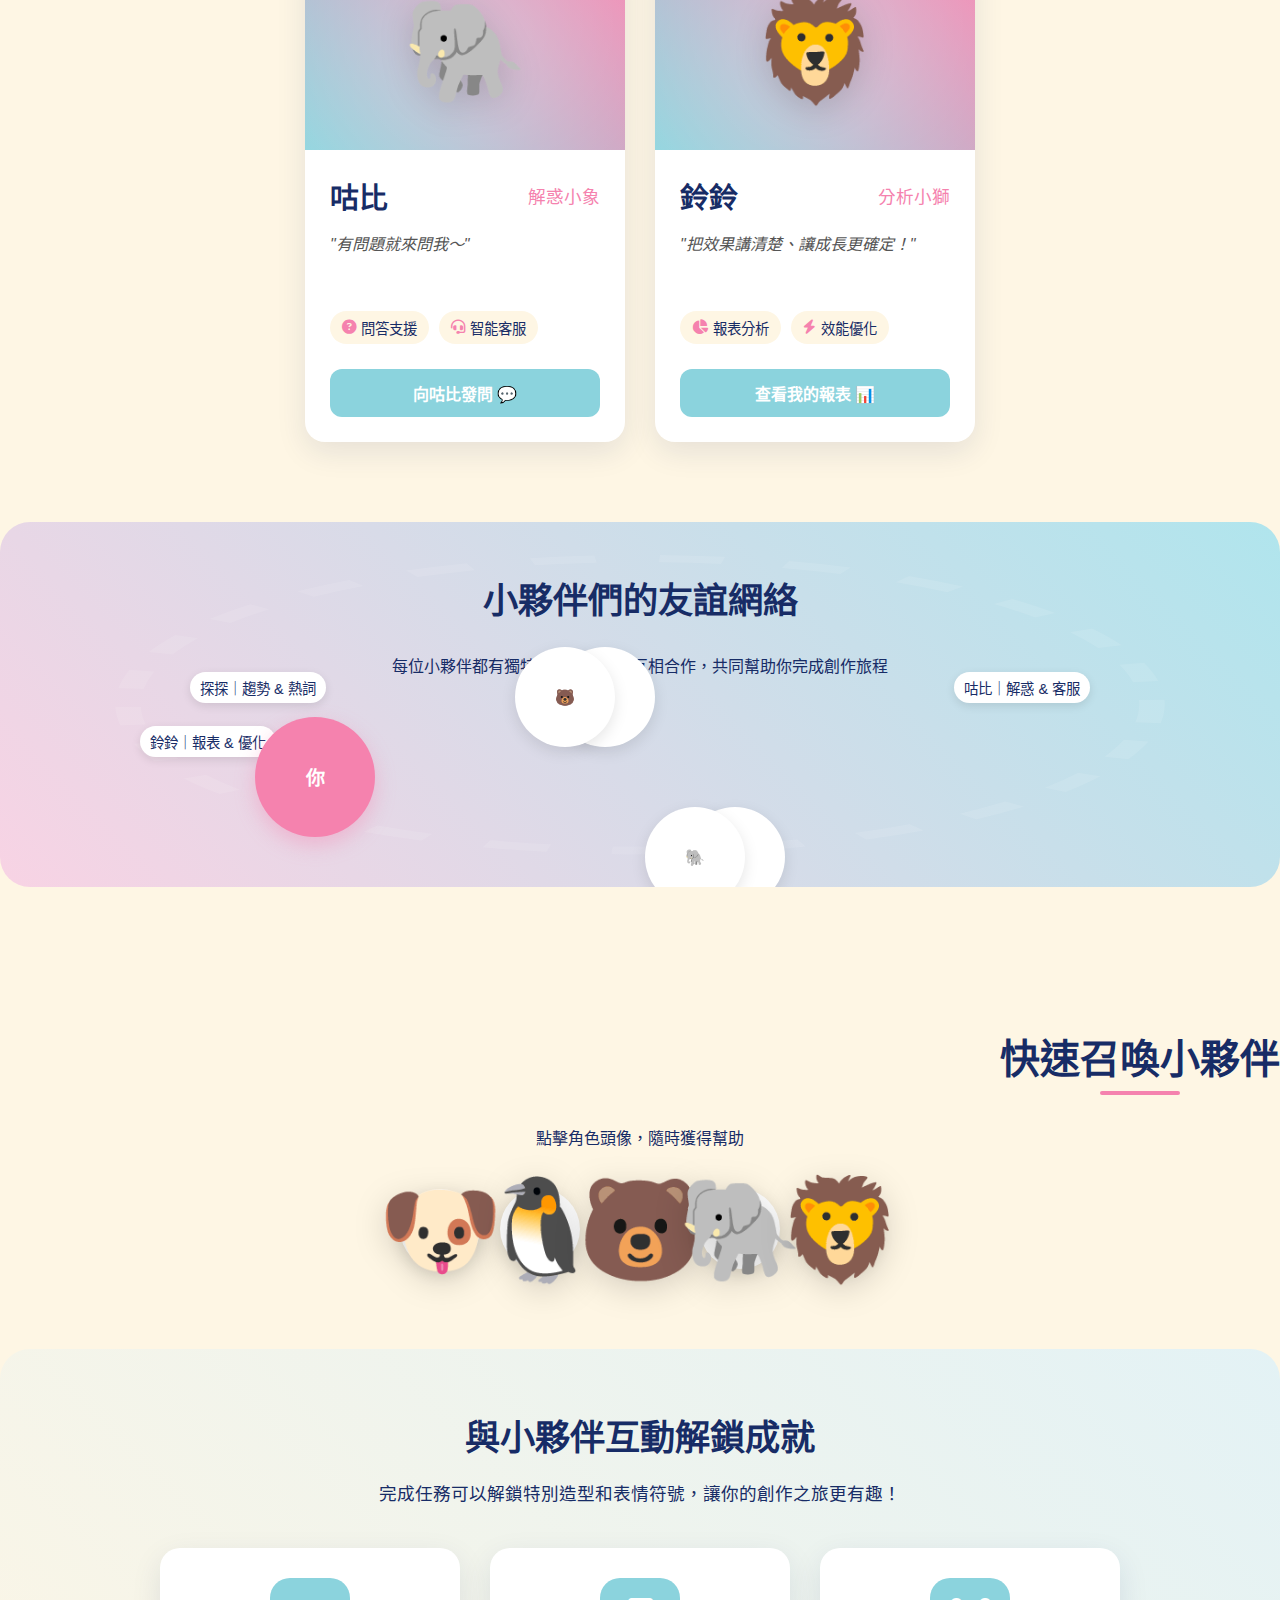
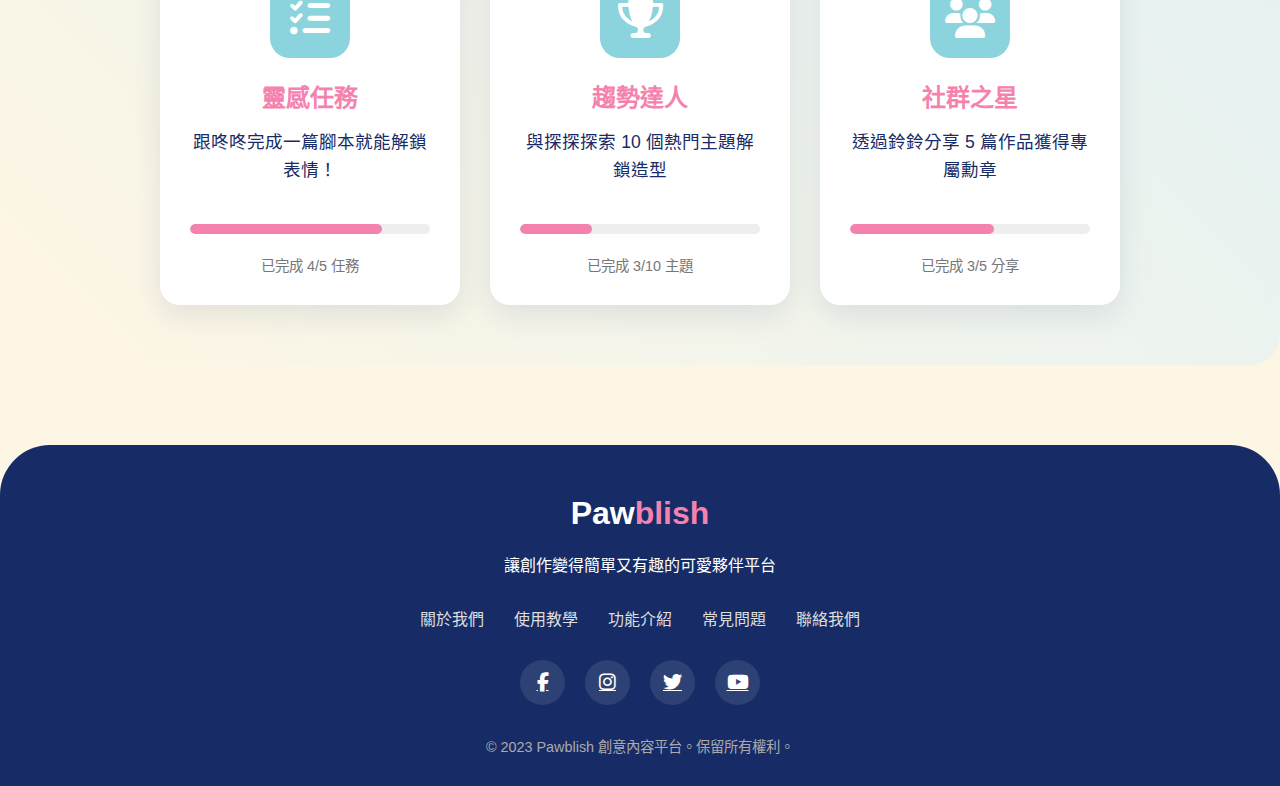
<file: about.html>
<!DOCTYPE html>
<html lang="zh-TW">
<head>
    <meta charset="UTF-8">
    <meta name="viewport" content="width=device-width, initial-scale=1.0">
    <title>Pawblish 小夥伴總動員</title>
    <link rel="stylesheet" href="https://cdnjs.cloudflare.com/ajax/libs/font-awesome/6.4.0/css/all.min.css">
    <style>
        :root {
            --pink: #f582ae;
            --cream: #fef6e4;
            --mint: #8bd3dd;
            --text: #172c66;
            --shadow: rgba(23, 44, 102, 0.1);
        }
        
        * {
            margin: 0;
            padding: 0;
            box-sizing: border-box;
            font-family: 'Segoe UI', Tahoma, Geneva, Verdana, sans-serif;
        }
        
        body {
            background-color: var(--cream);
            color: var(--text);
            overflow-x: hidden;
            scroll-padding-top: var(--navbar-height, 80px);
        }
        #navbar-container { height: var(--navbar-height, 70px); display: block; }
        
        /* 頁面容器 */
        .container {
            max-width: 1400px;
            margin: 0 auto;
            padding: 0 20px;
        }
        
        /* 導航列統一由 navbar.html 提供，此頁不覆蓋 nav 樣式 */
        
        .cta-button {
            background: linear-gradient(135deg, var(--pink), #e86a9c);
            color: white;
            border: none;
            padding: 10px 20px;
            border-radius: 30px;
            font-weight: 600;
            cursor: pointer;
            transition: all 0.3s ease;
            box-shadow: 0 4px 10px rgba(245, 130, 174, 0.3);
        }
        
        .cta-button:hover {
            transform: translateY(-3px);
            box-shadow: 0 6px 15px rgba(245, 130, 174, 0.4);
        }
        
        /* Hero區 */
        .hero {
            height: 80vh;
            background: linear-gradient(120deg, #fce0ec, var(--mint));
            border-radius: 0 0 50px 50px;
            display: flex;
            flex-direction: column;
            justify-content: center;
            align-items: center;
            text-align: center;
            padding: 0 20px;
            position: relative;
            overflow: hidden;
            margin-bottom: 80px;
        }
        
        .hero::before {
            content: '';
            position: absolute;
            top: 0;
            left: 0;
            width: 100%;
            height: 100%;
            background: url('data:image/svg+xml;utf8,<svg xmlns="http://www.w3.org/2000/svg" viewBox="0 0 100 100" preserveAspectRatio="none"><path d="M0,0 L100,0 L100,100 Q50,80 0,100 Z" fill="rgba(255,255,255,0.1)"/></svg>');
            background-size: cover;
            background-position: bottom;
        }
        
        .hero h1 {
            font-size: 3.5rem;
            margin-bottom: 20px;
            color: var(--text);
            z-index: 2;
            max-width: 900px;
        }
        
        .hero p {
            font-size: 1.5rem;
            margin-bottom: 40px;
            max-width: 700px;
            z-index: 2;
        }
        
        /* 角色卡片區 */
        .section-title {
            text-align: center;
            font-size: 2.5rem;
            margin: 60px 0 40px;
            position: relative;
            display: inline-block;
            left: 50%;
            transform: translateX(-50%);
        }
        
        .section-title::after {
            content: '';
            position: absolute;
            bottom: -10px;
            left: 50%;
            transform: translateX(-50%);
            width: 80px;
            height: 4px;
            background: var(--pink);
            border-radius: 2px;
        }
        
        .characters {
            display: flex;
            flex-wrap: wrap;
            justify-content: center;
            gap: 30px;
            margin-bottom: 80px;
        }
        
        .character-card {
            background: white;
            border-radius: 20px;
            overflow: hidden;
            width: 320px;
            box-shadow: 0 10px 30px var(--shadow);
            transition: all 0.3s ease;
            position: relative;
            cursor: pointer;
        }
        
        .character-card:hover {
            transform: translateY(-15px);
            box-shadow: 0 15px 40px rgba(23, 44, 102, 0.2);
        }
        
        .character-img {
            height: 200px;
            background: linear-gradient(45deg, var(--mint), var(--pink));
            display: flex;
            justify-content: center;
            align-items: center;
            position: relative;
            overflow: hidden;
        }
        
        .character-img::before {
            content: '';
            position: absolute;
            top: -50%;
            left: -50%;
            width: 200%;
            height: 200%;
            background: radial-gradient(circle, rgba(255,255,255,0.3) 0%, rgba(255,255,255,0) 70%);
            transform: rotate(30deg);
        }
        
        .char-emoji { font-size: 100px; filter: drop-shadow(0 8px 16px rgba(0,0,0,0.15)); transition: transform 0.3s ease; }
        
        .character-card:hover .char-emoji { transform: scale(1.1); }
        
        .character-info {
            padding: 25px;
        }
        
        .character-name {
            display: flex;
            justify-content: space-between;
            align-items: center;
            margin-bottom: 15px;
        }
        
        .character-name h3 {
            font-size: 1.8rem;
        }
        
        .character-name span {
            font-size: 1.1rem;
            color: var(--pink);
            font-weight: 500;
        }
        
        .character-slogan {
            font-style: italic;
            color: #555;
            margin-bottom: 20px;
            min-height: 60px;
        }
        
        .character-features {
            display: flex;
            gap: 10px;
            flex-wrap: wrap;
            margin-bottom: 25px;
        }
        
        .feature {
            background: var(--cream);
            padding: 6px 12px;
            border-radius: 20px;
            font-size: 0.9rem;
            display: flex;
            align-items: center;
            gap: 5px;
        }
        
        .feature i {
            color: var(--pink);
        }
        
        .character-button {
            display: block;
            width: 100%;
            text-align: center;
            background: var(--mint);
            color: white;
            padding: 12px;
            border-radius: 12px;
            text-decoration: none;
            font-weight: 600;
            transition: all 0.3s ease;
        }
        
        .character-button:hover {
            background: #7ac4ce;
            transform: translateY(-3px);
        }
        
        /* 關係圖區 */
        .relationship {
            background: linear-gradient(45deg, #f8d3e4, #b0e5ed);
            border-radius: 30px;
            padding: 50px 30px;
            margin: 80px 0;
            position: relative;
            overflow: hidden;
        }
        
        .relationship::before {
            content: '';
            position: absolute;
            top: 0;
            left: 0;
            width: 100%;
            height: 100%;
            background: url('data:image/svg+xml;utf8,<svg xmlns="http://www.w3.org/2000/svg" viewBox="0 0 100 100" preserveAspectRatio="none"><circle cx="50" cy="50" r="40" stroke="white" stroke-width="2" fill="none" stroke-dasharray="5,5"/></svg>');
            opacity: 0.1;
        }
        
        .relationship-content {
            max-width: 1000px;
            margin: 0 auto;
            text-align: center;
            position: relative;
            z-index: 2;
        }
        
        .relationship h2 {
            font-size: 2.2rem;
            margin-bottom: 30px;
        }
        
        .relationship-diagram {
            display: flex;
            justify-content: center;
            align-items: center;
            flex-wrap: wrap;
            gap: 30px;
            margin-top: 40px;
        }
        
        .user-circle {
            width: 120px;
            height: 120px;
            background: var(--pink);
            border-radius: 50%;
            display: flex;
            justify-content: center;
            align-items: center;
            color: white;
            font-weight: bold;
            font-size: 1.2rem;
            position: relative;
            z-index: 3;
            box-shadow: 0 8px 20px rgba(245, 130, 174, 0.4);
        }
        
        .character-circle {
            width: 100px;
            height: 100px;
            background: white;
            border-radius: 50%;
            display: flex;
            justify-content: center;
            align-items: center;
            position: relative;
            z-index: 2;
            box-shadow: 0 5px 15px rgba(0,0,0,0.1);
            transition: all 0.3s ease;
        }
        
        .character-circle:hover {
            transform: scale(1.1);
        }
        
        .character-circle i {
            font-size: 40px;
            color: var(--pink);
        }
        
        .connection {
            position: absolute;
            height: 4px;
            background: var(--pink);
            z-index: 1;
            transform-origin: left;
        }
        
        .connection-label {
            position: absolute;
            background: white;
            padding: 5px 10px;
            border-radius: 20px;
            font-size: 0.9rem;
            font-weight: 500;
            box-shadow: 0 3px 10px rgba(0,0,0,0.1);
        }
        
        /* 快速召喚區 */
        .quick-access {
            margin: 80px 0;
            text-align: center;
        }
        
        .quick-access-grid {
            display: flex;
            justify-content: center;
            flex-wrap: wrap;
            gap: 20px;
            margin-top: 40px;
        }
        
        .quick-character {
            width: 80px;
            height: 80px;
            border-radius: 50%;
            background: white;
            display: flex;
            justify-content: center;
            align-items: center;
            cursor: pointer;
            transition: all 0.3s ease;
            box-shadow: 0 5px 15px rgba(0,0,0,0.1);
            position: relative;
        }
        
        .quick-character:hover {
            transform: scale(1.1);
            box-shadow: 0 8px 20px rgba(0,0,0,0.15);
        }
        
        .quick-character i {
            font-size: 36px;
            color: var(--pink);
        }
        
        .character-popup {
            position: fixed;
            top: 50%;
            left: 50%;
            transform: translate(-50%, -50%) scale(0.8);
            background: white;
            border-radius: 20px;
            padding: 30px;
            box-shadow: 0 20px 50px rgba(0,0,0,0.2);
            z-index: 1000;
            opacity: 0;
            pointer-events: none;
            transition: all 0.4s ease;
            max-width: 400px;
            width: 90%;
            text-align: center;
        }
        
        .character-popup.active {
            opacity: 1;
            transform: translate(-50%, -50%) scale(1);
            pointer-events: all;
        }
        
        .popup-close {
            position: absolute;
            top: 15px;
            right: 15px;
            font-size: 24px;
            cursor: pointer;
            color: #999;
            transition: all 0.3s ease;
        }
        
        .popup-close:hover {
            color: var(--pink);
        }
        
        .popup-character {
            width: 100px;
            height: 100px;
            background: linear-gradient(45deg, var(--mint), var(--pink));
            border-radius: 50%;
            margin: 0 auto 20px;
            display: flex;
            justify-content: center;
            align-items: center;
        }
        
        .popup-character i {
            font-size: 50px;
            color: white;
        }
        
        .popup-text {
            font-size: 1.2rem;
            margin-bottom: 25px;
            line-height: 1.6;
        }
        
        /* 小遊戲區 */
        .games {
            background: linear-gradient(45deg, #fef6e4, #e3f2f5);
            border-radius: 30px;
            padding: 60px 30px;
            margin: 80px 0;
            text-align: center;
        }
        
        .games h2 {
            font-size: 2.2rem;
            margin-bottom: 20px;
        }
        
        .games p {
            max-width: 700px;
            margin: 0 auto 40px;
            font-size: 1.1rem;
            line-height: 1.6;
        }
        
        .game-cards {
            display: flex;
            justify-content: center;
            flex-wrap: wrap;
            gap: 30px;
            margin-top: 30px;
        }
        
        .game-card {
            background: white;
            border-radius: 20px;
            padding: 30px;
            width: 300px;
            box-shadow: 0 10px 30px var(--shadow);
            transition: all 0.3s ease;
        }
        
        .game-card:hover {
            transform: translateY(-10px);
            box-shadow: 0 15px 40px rgba(23, 44, 102, 0.2);
        }
        
        .game-icon {
            width: 80px;
            height: 80px;
            background: var(--mint);
            border-radius: 20px;
            display: flex;
            justify-content: center;
            align-items: center;
            margin: 0 auto 20px;
        }
        
        .game-icon i {
            font-size: 40px;
            color: white;
        }
        
        .game-card h3 {
            font-size: 1.5rem;
            margin-bottom: 15px;
            color: var(--pink);
        }
        
        .progress-bar {
            height: 10px;
            background: #eee;
            border-radius: 5px;
            overflow: hidden;
            margin: 20px 0;
        }
        
        .progress {
            height: 100%;
            background: var(--pink);
            border-radius: 5px;
            width: 60%; /* 示例進度 */
        }
        
        .progress-text {
            font-size: 0.9rem;
            color: #777;
        }
        
        /* 頁腳 */
        footer {
            background: var(--text);
            color: white;
            padding: 50px 0 30px;
            text-align: center;
            border-radius: 50px 50px 0 0;
        }
        
        .footer-content {
            max-width: 1000px;
            margin: 0 auto;
        }
        
        .footer-logo {
            font-size: 2rem;
            font-weight: 700;
            margin-bottom: 20px;
        }
        
        .footer-logo span {
            color: var(--pink);
        }
        
        .footer-links {
            display: flex;
            justify-content: center;
            gap: 30px;
            margin: 30px 0;
            flex-wrap: wrap;
        }
        
        .footer-links a {
            color: #ddd;
            text-decoration: none;
            transition: all 0.3s ease;
        }
        
        .footer-links a:hover {
            color: var(--pink);
        }
        
        .social-icons {
            display: flex;
            justify-content: center;
            gap: 20px;
            margin: 30px 0;
        }
        
        .social-icons a {
            width: 45px;
            height: 45px;
            background: rgba(255,255,255,0.1);
            border-radius: 50%;
            display: flex;
            justify-content: center;
            align-items: center;
            color: white;
            font-size: 1.2rem;
            transition: all 0.3s ease;
        }
        
        .social-icons a:hover {
            background: var(--pink);
            transform: translateY(-5px);
        }
        
        .copyright {
            margin-top: 30px;
            color: #aaa;
            font-size: 0.9rem;
        }
        
        /* 響應式設計 */
        @media (max-width: 992px) {
            .hero h1 {
                font-size: 2.8rem;
            }
            
            .hero p {
                font-size: 1.2rem;
            }
            
            .character-card {
                width: 280px;
            }
        }
        
        @media (max-width: 768px) {
            .nav-links {
                display: none;
            }
            
            .hero {
                height: 70vh;
            }
            
            .hero h1 {
                font-size: 2.2rem;
            }
            
            .section-title {
                font-size: 2rem;
            }
            
            .character-card {
                width: 100%;
                max-width: 400px;
            }
            
            .relationship-diagram {
                gap: 20px;
            }
            
            .user-circle {
                width: 100px;
                height: 100px;
            }
            
            .character-circle {
                width: 80px;
                height: 80px;
            }
        }
        
        @media (max-width: 576px) {
            .hero {
                height: 60vh;
                border-radius: 0 0 30px 30px;
            }
            
            .hero h1 {
                font-size: 1.8rem;
            }
            
            .hero p {
                font-size: 1rem;
            }
            
            .section-title {
                font-size: 1.8rem;
            }
            
            .character-name h3 {
                font-size: 1.5rem;
            }
        }
        
        /* 動畫效果 */
        @keyframes bounce {
            0%, 20%, 50%, 80%, 100% {transform: translateY(0);}
            40% {transform: translateY(-20px);}
            60% {transform: translateY(-10px);}
        }
        
        .bounce {
            animation: bounce 1.5s infinite;
        }
    </style>
</head>
<body>
  <div id="navbar-container"></div>
  <script>
    fetch('navbar.html')
      .then(response => response.text())
      .then(data => document.getElementById('navbar-container').innerHTML = data);
  </script>
        <!-- Hero區 -->
        <section class="hero">
            <h1>小夥伴們準備好了！你準備好探索了嗎？</h1>
            <p>這些可愛的創作夥伴將幫助你輕鬆完成從靈感發想到內容發佈的所有過程</p>
            <button class="cta-button bounce">一鍵召喚夥伴</button>
        </section>
        
        <!-- 角色展示區 -->
        <h2 class="section-title">認識我們的小夥伴</h2>
        <div class="characters">
            <!-- 角色1 -->
            <div class="character-card">
                <div class="character-img"><div class="char-emoji">🐶</div></div>
                <div class="character-info">
                    <div class="character-name">
                        <h3>咚咚</h3>
                        <span>靈感小犬</span>
                    </div>
                    <p class="character-slogan">"我會把靈感變成腳本喔！"</p>
                    <div class="character-features">
                        <div class="feature"><i class="fas fa-pen"></i> 腳本工坊</div>
                        <div class="feature"><i class="fas fa-video"></i> 短影音腳本</div>
                    </div>
                    <a href="script.html" class="character-button">帶我去看咚咚的魔法 ✨</a>
                </div>
            </div>
            
            <!-- 角色2 -->
            <div class="character-card">
                <div class="character-img"><div class="char-emoji">🐧</div></div>
                <div class="character-info">
                    <div class="character-name">
                        <h3>探探</h3>
                        <span>情報貓頭鷹</span>
                    </div>
                    <p class="character-slogan">"熱門趨勢我最懂！"</p>
                    <div class="character-features">
                        <div class="feature"><i class="fas fa-chart-line"></i> 熱門趨勢</div>
                        <div class="feature"><i class="fas fa-hashtag"></i> 熱詞分析</div>
                    </div>
                    <a href="trend.html" class="character-button">看看探探的發現 🔍</a>
                </div>
            </div>
            
            <!-- 角色3（將彩彩改為汪咕） -->
            <div class="character-card">
                <div class="character-img"><div class="char-emoji">🐻</div></div>
                <div class="character-info">
                    <div class="character-name">
                        <h3>汪咕</h3>
                        <span>排程小熊</span>
                    </div>
                    <p class="character-slogan">"幫你把內容排程好好的！"</p>
                    <div class="character-features">
                        <div class="feature"><i class="fas fa-calendar-alt"></i> 內容日曆</div>
                        <div class="feature"><i class="fas fa-book"></i> 使用教學</div>
                    </div>
                    <a href="planner.html" class="character-button">安排我的內容 🗓️</a>
                </div>
            </div>
            
            <!-- 角色4 -->
            <div class="character-card">
                <div class="character-img"><div class="char-emoji">🐘</div></div>
                <div class="character-info">
                    <div class="character-name">
                        <h3>咕比</h3>
                        <span>解惑小象</span>
                    </div>
                    <p class="character-slogan">"有問題就來問我～"</p>
                    <div class="character-features">
                        <div class="feature"><i class="fas fa-question-circle"></i> 問答支援</div>
                        <div class="feature"><i class="fas fa-headset"></i> 智能客服</div>
                    </div>
                    <a href="assistant.html" class="character-button">向咕比發問 💬</a>
                </div>
            </div>
            
            <!-- 角色5 -->
            <div class="character-card">
                <div class="character-img"><div class="char-emoji">🦁</div></div>
                <div class="character-info">
                    <div class="character-name">
                        <h3>鈴鈴</h3>
                        <span>分析小獅</span>
                    </div>
                    <p class="character-slogan">"把效果講清楚、讓成長更確定！"</p>
                    <div class="character-features">
                        <div class="feature"><i class="fas fa-chart-pie"></i> 報表分析</div>
                        <div class="feature"><i class="fas fa-bolt"></i> 效能優化</div>
                    </div>
                    <a href="pawmetrics.html" class="character-button">查看我的報表 📊</a>
                </div>
            </div>
        </div>
        
        <!-- 關係圖區 -->
        <section class="relationship">
            <div class="relationship-content">
                <h2>小夥伴們的友誼網絡</h2>
                <p>每位小夥伴都有獨特的專長，他們互相合作，共同幫助你完成創作旅程</p>
                
            <div class="relationship-diagram">
                <div class="user-circle">你</div>
                <div class="character-circle" style="top: -80px; left: 150px;">🐶</div>
                <div class="character-circle" style="top: 80px; left: 150px;">🐧</div>
                <div class="character-circle" style="top: -80px; left: -150px;">🐻</div>
                <div class="character-circle" style="top: 80px; left: -150px;">🐘</div>
                <div class="character-circle" style="top: 180px; left: 0;">🦁</div>
                <div class="connection-label" style="top: -100px; left: 50px;">咚咚｜腳本 & 靈感</div>
                <div class="connection-label" style="top: 100px; left: 50px;">探探｜趨勢 & 熱詞</div>
                <div class="connection-label" style="top: -100px; right: 50px;">汪咕｜日曆 & 教學</div>
                <div class="connection-label" style="top: 100px; right: 50px;">咕比｜解惑 & 客服</div>
                <div class="connection-label" style="bottom: 80px; left: 0;">鈴鈴｜報表 & 優化</div>
            </div>
            </div>
        </section>
        
        <!-- 快速召喚區 -->
        <section class="quick-access">
            <h2 class="section-title">快速召喚小夥伴</h2>
            <p>點擊角色頭像，隨時獲得幫助</p>
            
            <div class="quick-access-grid">
                <div class="quick-character" data-character="咚咚"><span class="char-emoji">🐶</span></div>
                <div class="quick-character" data-character="探探"><span class="char-emoji">🐧</span></div>
            <div class="quick-character" data-character="汪咕"><span class="char-emoji">🐻</span></div>
            <div class="quick-character" data-character="咕比"><span class="char-emoji">🐘</span></div>
            <div class="quick-character" data-character="鈴鈴"><span class="char-emoji">🦁</span></div>
            </div>
            
            <!-- 彈出視窗 -->
            <div class="character-popup" id="characterPopup">
                <div class="popup-close">&times;</div>
                <div class="popup-character">
                    <i class="fas fa-lightbulb"></i>
                </div>
                <p class="popup-text">嗨！我是咚咚，我可以幫你產生創作靈感，將想法轉化為精彩的腳本！</p>
                <button class="cta-button">馬上開始創作</button>
            </div>
        </section>
        
        <!-- 小遊戲推薦區 -->
        <section class="games">
            <h2>與小夥伴互動解鎖成就</h2>
            <p>完成任務可以解鎖特別造型和表情符號，讓你的創作之旅更有趣！</p>
            
            <div class="game-cards">
                <div class="game-card">
                    <div class="game-icon">
                        <i class="fas fa-tasks"></i>
                    </div>
                    <h3>靈感任務</h3>
                    <p>跟咚咚完成一篇腳本就能解鎖表情！</p>
                    <div class="progress-bar">
                        <div class="progress" style="width: 80%;"></div>
                    </div>
                    <div class="progress-text">已完成 4/5 任務</div>
                </div>
                
                <div class="game-card">
                    <div class="game-icon">
                        <i class="fas fa-trophy"></i>
                    </div>
                    <h3>趨勢達人</h3>
                    <p>與探探探索 10 個熱門主題解鎖造型</p>
                    <div class="progress-bar">
                        <div class="progress" style="width: 30%;"></div>
                    </div>
                    <div class="progress-text">已完成 3/10 主題</div>
                </div>
                
                <div class="game-card">
                    <div class="game-icon">
                        <i class="fas fa-users"></i>
                    </div>
                    <h3>社群之星</h3>
                    <p>透過鈴鈴分享 5 篇作品獲得專屬勳章</p>
                    <div class="progress-bar">
                        <div class="progress" style="width: 60%;"></div>
                    </div>
                    <div class="progress-text">已完成 3/5 分享</div>
                </div>
            </div>
        </section>
    </div>
    
    <!-- 頁腳 -->
    <footer>
        <div class="footer-content">
            <div class="footer-logo">Paw<span>blish</span></div>
            <p>讓創作變得簡單又有趣的可愛夥伴平台</p>
            
            <div class="footer-links">
                <a href="#">關於我們</a>
                <a href="#">使用教學</a>
                <a href="#">功能介紹</a>
                <a href="#">常見問題</a>
                <a href="#">聯絡我們</a>
            </div>
            
            <div class="social-icons">
                <a href="#"><i class="fab fa-facebook-f"></i></a>
                <a href="#"><i class="fab fa-instagram"></i></a>
                <a href="#"><i class="fab fa-twitter"></i></a>
                <a href="#"><i class="fab fa-youtube"></i></a>
            </div>
            
            <div class="copyright">
                &copy; 2023 Pawblish 創意內容平台。保留所有權利。
            </div>
        </div>
    </footer>
    
    <script>
        // 角色彈出視窗功能
        const quickCharacters = document.querySelectorAll('.quick-character');
        const characterPopup = document.getElementById('characterPopup');
        const popupClose = document.querySelector('.popup-close');
        const popupCharacter = document.querySelector('.popup-character i');
        const popupText = document.querySelector('.popup-text');
        
        // 角色資料
        const charactersData = {
            '咚咚': {
                icon: 'fa-lightbulb',
                text: '嗨！我是咚咚，我可以幫你產生創作靈感，將想法轉化為精彩的腳本！'
            },
            '探探': {
                icon: 'fa-search',
                text: '你好！我是探探，我能幫你找到最新熱門趨勢和話題，讓你的創作更受歡迎！'
            },
            '彩彩': {
                icon: 'fa-paint-brush',
                text: '我是彩彩！讓我為你的創作添加美麗的視覺設計，讓作品更吸睛！'
            },
            '咕比': {
                icon: 'fa-chart-pie',
                text: '咕比在此！我能分析你的創作表現，幫助你了解如何提升影響力！'
            },
            '鈴鈴': {
                icon: 'fa-share-alt',
                text: '鈴鈴來啦！讓我幫你把作品分享到各大社群平台，獲得更多關注吧！'
            }
        };
        
        // 添加點擊事件
        quickCharacters.forEach(character => {
            character.addEventListener('click', () => {
                const characterName = character.getAttribute('data-character');
                const characterData = charactersData[characterName];
                
                popupCharacter.className = `fas ${characterData.icon}`;
                popupText.textContent = characterData.text;
                
                characterPopup.classList.add('active');
            });
        });
        
        // 關閉彈出視窗
        popupClose.addEventListener('click', () => {
            characterPopup.classList.remove('active');
        });
        
        // 點擊視窗外部關閉
        window.addEventListener('click', (e) => {
            if (e.target === characterPopup) {
                characterPopup.classList.remove('active');
            }
        });
        
        // 角色卡片懸停效果增強
        const characterCards = document.querySelectorAll('.character-card');
        characterCards.forEach(card => {
            card.addEventListener('mouseenter', () => {
                card.style.transform = 'translateY(-15px)';
            });
            
            card.addEventListener('mouseleave', () => {
                card.style.transform = 'translateY(0)';
            });
        });
        
        // 召喚夥伴按鈕效果
        const summonButton = document.querySelector('.hero .cta-button');
        summonButton.addEventListener('click', () => {
            summonButton.classList.remove('bounce');
            setTimeout(() => {
                document.querySelector('.characters').scrollIntoView({ 
                    behavior: 'smooth' 
                });
                summonButton.classList.add('bounce');
            }, 300);
        });
    </script>
</body>
</html>
</file>
